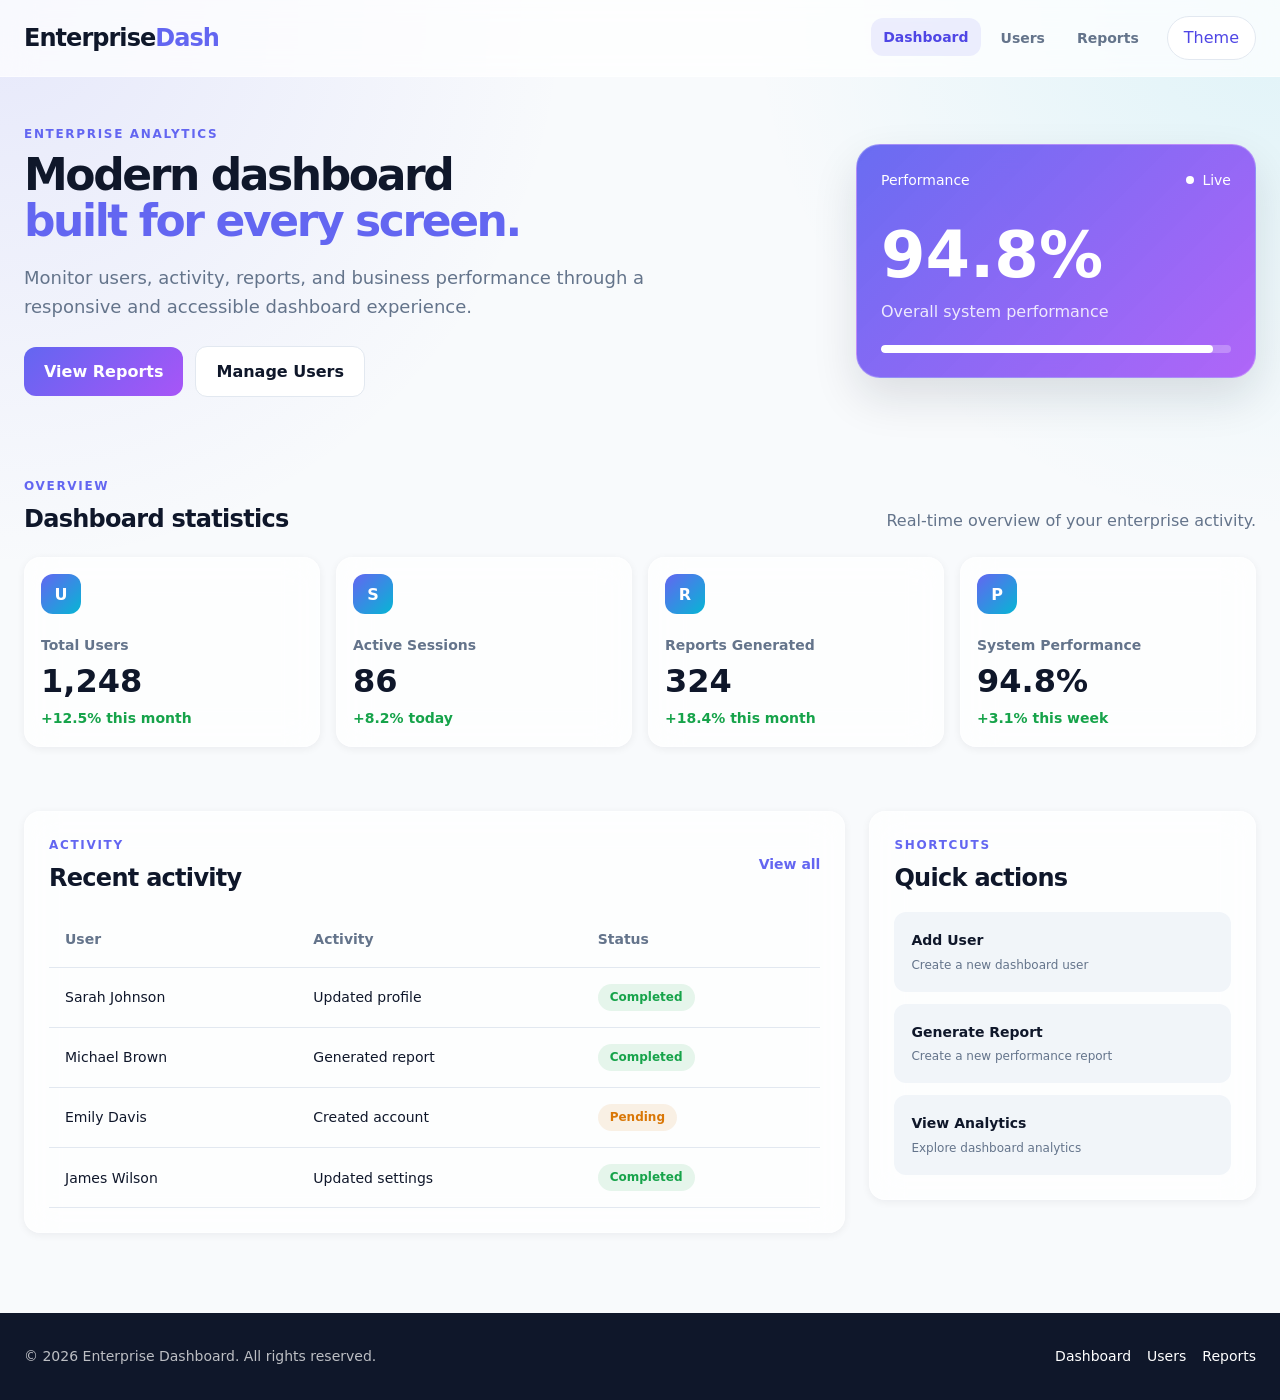
<file: index.html>
<!DOCTYPE html>
<html lang="en">

<head>
    <meta charset="UTF-8">
    <meta name="viewport" content="width=device-width, initial-scale=1.0">

    <meta
        name="description"
        content="Responsive enterprise dashboard built with modern CSS design tokens, Grid and Flexbox."
    >

    <title>Responsive Enterprise Dashboard</title>

    <link rel="stylesheet" href="css/styles.css">
</head>

<body>

    <header class="site-header">
        <div class="container header-content">

            <a class="brand" href="index.html">
                Enterprise<span>Dash</span>
            </a>

            <nav class="main-navigation" aria-label="Primary navigation">
                <a class="active" href="index.html">Dashboard</a>
                <a href="pages/users.html">Users</a>
                <a href="pages/reports.html">Reports</a>
            </nav>

            <button
                class="theme-toggle"
                type="button"
                aria-label="Toggle color theme"
            >
                Theme
            </button>

        </div>
    </header>

    <main>

        <section class="hero-section">
            <div class="container hero-content">

                <div class="hero-text">
                    <p class="eyebrow">ENTERPRISE ANALYTICS</p>

                    <h1>
                        Modern dashboard
                        <span>built for every screen.</span>
                    </h1>

                    <p class="hero-description">
                        Monitor users, activity, reports, and business performance
                        through a responsive and accessible dashboard experience.
                    </p>

                    <div class="hero-actions">
                        <a class="button primary-button" href="pages/reports.html">
                            View Reports
                        </a>

                        <a class="button secondary-button" href="pages/users.html">
                            Manage Users
                        </a>
                    </div>
                </div>

                <div class="hero-card" aria-label="Dashboard performance summary">
                    <div class="hero-card-header">
                        <span>Performance</span>
                        <span class="status-dot">Live</span>
                    </div>

                    <strong>94.8%</strong>

                    <p>Overall system performance</p>

                    <div class="progress-track">
                        <div class="progress-bar"></div>
                    </div>
                </div>

            </div>
        </section>

        <section class="dashboard-section" aria-labelledby="overview-title">
            <div class="container">

                <div class="section-heading">
                    <div>
                        <p class="eyebrow">OVERVIEW</p>
                        <h2 id="overview-title">Dashboard statistics</h2>
                    </div>

                    <p class="section-description">
                        Real-time overview of your enterprise activity.
                    </p>
                </div>

                <div class="stats-grid">

                    <article class="stat-card">
                        <div class="stat-icon">U</div>
                        <p>Total Users</p>
                        <h3>1,248</h3>
                        <span class="positive">+12.5% this month</span>
                    </article>

                    <article class="stat-card">
                        <div class="stat-icon">S</div>
                        <p>Active Sessions</p>
                        <h3>86</h3>
                        <span class="positive">+8.2% today</span>
                    </article>

                    <article class="stat-card">
                        <div class="stat-icon">R</div>
                        <p>Reports Generated</p>
                        <h3>324</h3>
                        <span class="positive">+18.4% this month</span>
                    </article>

                    <article class="stat-card">
                        <div class="stat-icon">P</div>
                        <p>System Performance</p>
                        <h3>94.8%</h3>
                        <span class="positive">+3.1% this week</span>
                    </article>

                </div>
            </div>
        </section>

        <section class="content-section" aria-labelledby="activity-title">
            <div class="container content-grid">

                <div class="panel activity-panel">

                    <div class="panel-header">
                        <div>
                            <p class="eyebrow">ACTIVITY</p>
                            <h2 id="activity-title">Recent activity</h2>
                        </div>

                        <a href="pages/users.html">View all</a>
                    </div>

                    <div class="table-wrapper">
                        <table>
                            <caption>Recent enterprise user activity</caption>

                            <thead>
                                <tr>
                                    <th scope="col">User</th>
                                    <th scope="col">Activity</th>
                                    <th scope="col">Status</th>
                                </tr>
                            </thead>

                            <tbody>
                                <tr>
                                    <td>Sarah Johnson</td>
                                    <td>Updated profile</td>
                                    <td>
                                        <span class="badge success">Completed</span>
                                    </td>
                                </tr>

                                <tr>
                                    <td>Michael Brown</td>
                                    <td>Generated report</td>
                                    <td>
                                        <span class="badge success">Completed</span>
                                    </td>
                                </tr>

                                <tr>
                                    <td>Emily Davis</td>
                                    <td>Created account</td>
                                    <td>
                                        <span class="badge pending">Pending</span>
                                    </td>
                                </tr>

                                <tr>
                                    <td>James Wilson</td>
                                    <td>Updated settings</td>
                                    <td>
                                        <span class="badge success">Completed</span>
                                    </td>
                                </tr>
                            </tbody>
                        </table>
                    </div>

                </div>

                <aside class="panel quick-panel" aria-labelledby="quick-title">

                    <p class="eyebrow">SHORTCUTS</p>

                    <h2 id="quick-title">Quick actions</h2>

                    <div class="quick-actions">

                        <a href="pages/users.html" class="quick-action">
                            <strong>Add User</strong>
                            <span>Create a new dashboard user</span>
                        </a>

                        <a href="pages/reports.html" class="quick-action">
                            <strong>Generate Report</strong>
                            <span>Create a new performance report</span>
                        </a>

                        <a href="pages/dashboard.html" class="quick-action">
                            <strong>View Analytics</strong>
                            <span>Explore dashboard analytics</span>
                        </a>

                    </div>

                </aside>

            </div>
        </section>

    </main>

    <footer class="site-footer">
        <div class="container footer-content">

            <p>
                &copy; 2026 Enterprise Dashboard. All rights reserved.
            </p>

            <nav aria-label="Footer navigation">
                <a href="index.html">Dashboard</a>
                <a href="pages/users.html">Users</a>
                <a href="pages/reports.html">Reports</a>
            </nav>

        </div>
    </footer>

</body>

</html>
</file>
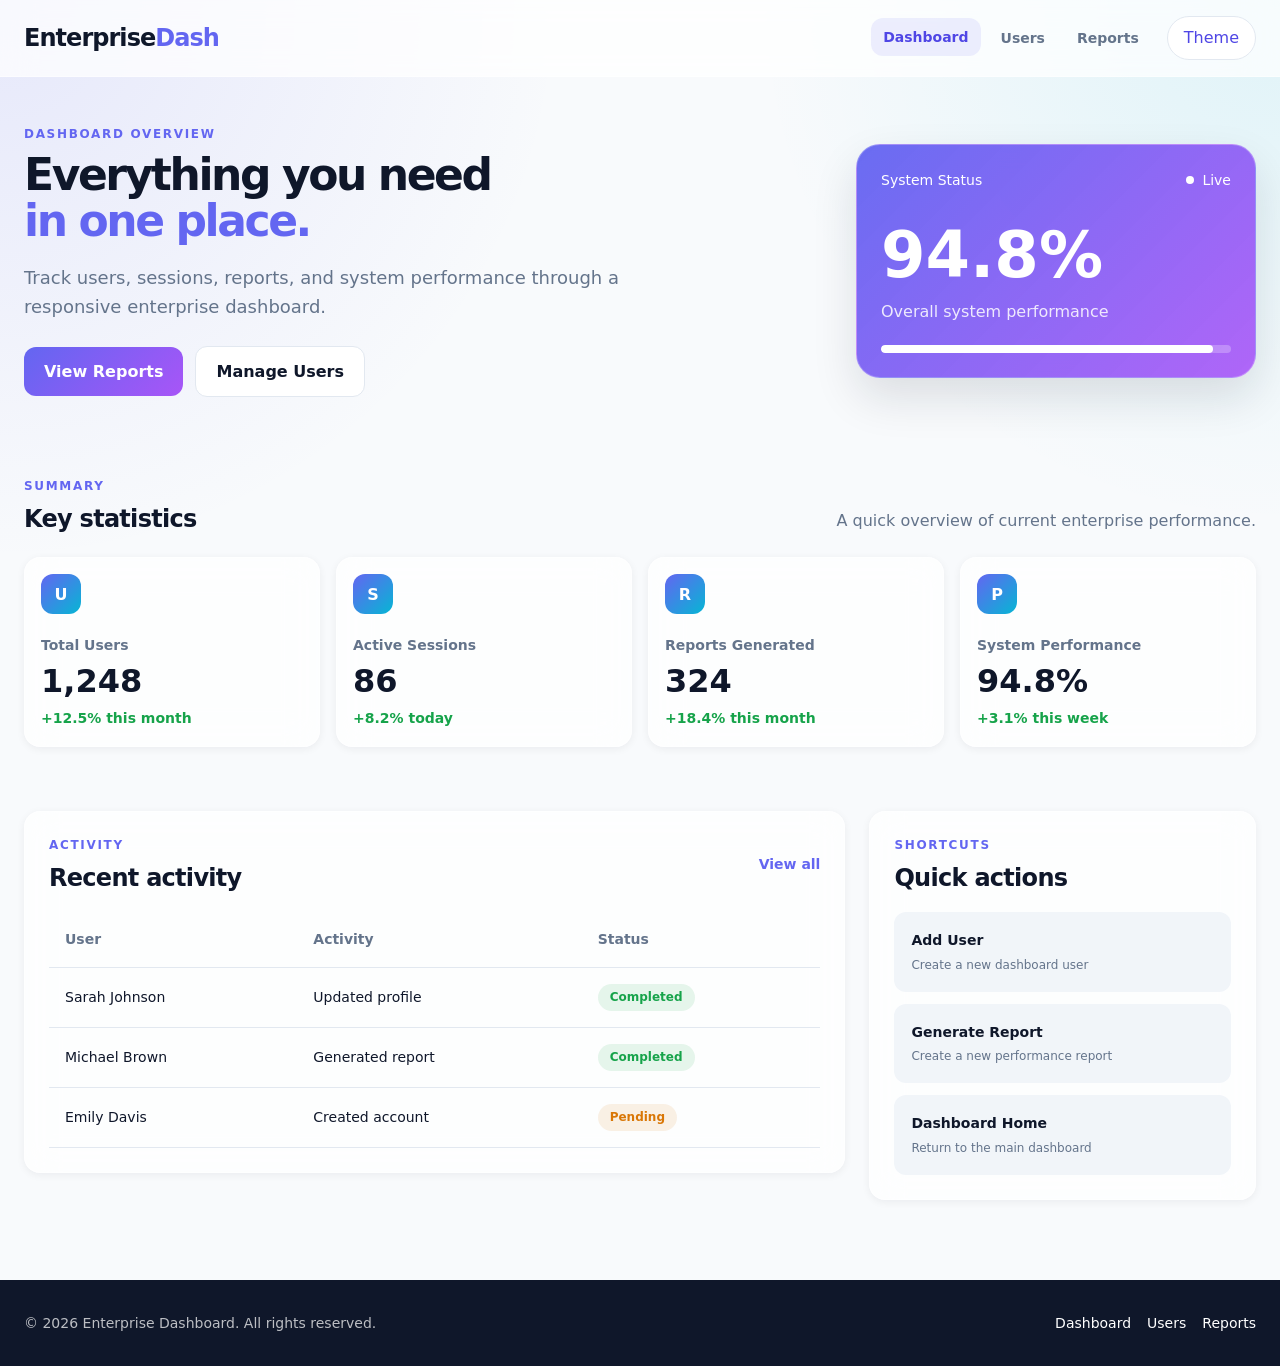
<file: pages/dashboard.html>
<!DOCTYPE html>
<html lang="en">

<head>
    <meta charset="UTF-8">
    <meta name="viewport" content="width=device-width, initial-scale=1.0">

    <meta
        name="description"
        content="Responsive enterprise dashboard overview with modern CSS architecture."
    >

    <title>Dashboard Overview</title>

    <link rel="stylesheet" href="../css/styles.css">
</head>

<body>

    <header class="site-header">
        <div class="container header-content">

            <a class="brand" href="../index.html">
                Enterprise<span>Dash</span>
            </a>

            <nav class="main-navigation" aria-label="Primary navigation">
                <a class="active" href="dashboard.html">Dashboard</a>
                <a href="users.html">Users</a>
                <a href="reports.html">Reports</a>
            </nav>

            <button
                class="theme-toggle"
                type="button"
                aria-label="Toggle color theme"
            >
                Theme
            </button>

        </div>
    </header>

    <main>

        <section class="hero-section">
            <div class="container hero-content">

                <div class="hero-text">
                    <p class="eyebrow">DASHBOARD OVERVIEW</p>

                    <h1>
                        Everything you need
                        <span>in one place.</span>
                    </h1>

                    <p class="hero-description">
                        Track users, sessions, reports, and system performance
                        through a responsive enterprise dashboard.
                    </p>

                    <div class="hero-actions">
                        <a class="button primary-button" href="reports.html">
                            View Reports
                        </a>

                        <a class="button secondary-button" href="users.html">
                            Manage Users
                        </a>
                    </div>
                </div>

                <div class="hero-card">
                    <div class="hero-card-header">
                        <span>System Status</span>
                        <span class="status-dot">Live</span>
                    </div>

                    <strong>94.8%</strong>

                    <p>Overall system performance</p>

                    <div class="progress-track">
                        <div class="progress-bar"></div>
                    </div>
                </div>

            </div>
        </section>

        <section class="dashboard-section" aria-labelledby="summary-title">
            <div class="container">

                <div class="section-heading">
                    <div>
                        <p class="eyebrow">SUMMARY</p>
                        <h2 id="summary-title">Key statistics</h2>
                    </div>

                    <p class="section-description">
                        A quick overview of current enterprise performance.
                    </p>
                </div>

                <div class="stats-grid">

                    <article class="stat-card">
                        <div class="stat-icon">U</div>
                        <p>Total Users</p>
                        <h3>1,248</h3>
                        <span class="positive">+12.5% this month</span>
                    </article>

                    <article class="stat-card">
                        <div class="stat-icon">S</div>
                        <p>Active Sessions</p>
                        <h3>86</h3>
                        <span class="positive">+8.2% today</span>
                    </article>

                    <article class="stat-card">
                        <div class="stat-icon">R</div>
                        <p>Reports Generated</p>
                        <h3>324</h3>
                        <span class="positive">+18.4% this month</span>
                    </article>

                    <article class="stat-card">
                        <div class="stat-icon">P</div>
                        <p>System Performance</p>
                        <h3>94.8%</h3>
                        <span class="positive">+3.1% this week</span>
                    </article>

                </div>

            </div>
        </section>

        <section class="content-section" aria-labelledby="activity-title">
            <div class="container content-grid">

                <div class="panel activity-panel">

                    <div class="panel-header">
                        <div>
                            <p class="eyebrow">ACTIVITY</p>
                            <h2 id="activity-title">Recent activity</h2>
                        </div>

                        <a href="users.html">View all</a>
                    </div>

                    <div class="table-wrapper">
                        <table>
                            <caption>Recent enterprise user activity</caption>

                            <thead>
                                <tr>
                                    <th scope="col">User</th>
                                    <th scope="col">Activity</th>
                                    <th scope="col">Status</th>
                                </tr>
                            </thead>

                            <tbody>
                                <tr>
                                    <td>Sarah Johnson</td>
                                    <td>Updated profile</td>
                                    <td>
                                        <span class="badge success">
                                            Completed
                                        </span>
                                    </td>
                                </tr>

                                <tr>
                                    <td>Michael Brown</td>
                                    <td>Generated report</td>
                                    <td>
                                        <span class="badge success">
                                            Completed
                                        </span>
                                    </td>
                                </tr>

                                <tr>
                                    <td>Emily Davis</td>
                                    <td>Created account</td>
                                    <td>
                                        <span class="badge pending">
                                            Pending
                                        </span>
                                    </td>
                                </tr>
                            </tbody>
                        </table>
                    </div>

                </div>

                <aside class="panel quick-panel" aria-labelledby="quick-title">

                    <p class="eyebrow">SHORTCUTS</p>

                    <h2 id="quick-title">Quick actions</h2>

                    <div class="quick-actions">

                        <a href="users.html" class="quick-action">
                            <strong>Add User</strong>
                            <span>Create a new dashboard user</span>
                        </a>

                        <a href="reports.html" class="quick-action">
                            <strong>Generate Report</strong>
                            <span>Create a new performance report</span>
                        </a>

                        <a href="../index.html" class="quick-action">
                            <strong>Dashboard Home</strong>
                            <span>Return to the main dashboard</span>
                        </a>

                    </div>

                </aside>

            </div>
        </section>

    </main>

    <footer class="site-footer">
        <div class="container footer-content">

            <p>
                &copy; 2026 Enterprise Dashboard. All rights reserved.
            </p>

            <nav aria-label="Footer navigation">
                <a href="../index.html">Dashboard</a>
                <a href="users.html">Users</a>
                <a href="reports.html">Reports</a>
            </nav>

        </div>
    </footer>

</body>
</html>
</file>
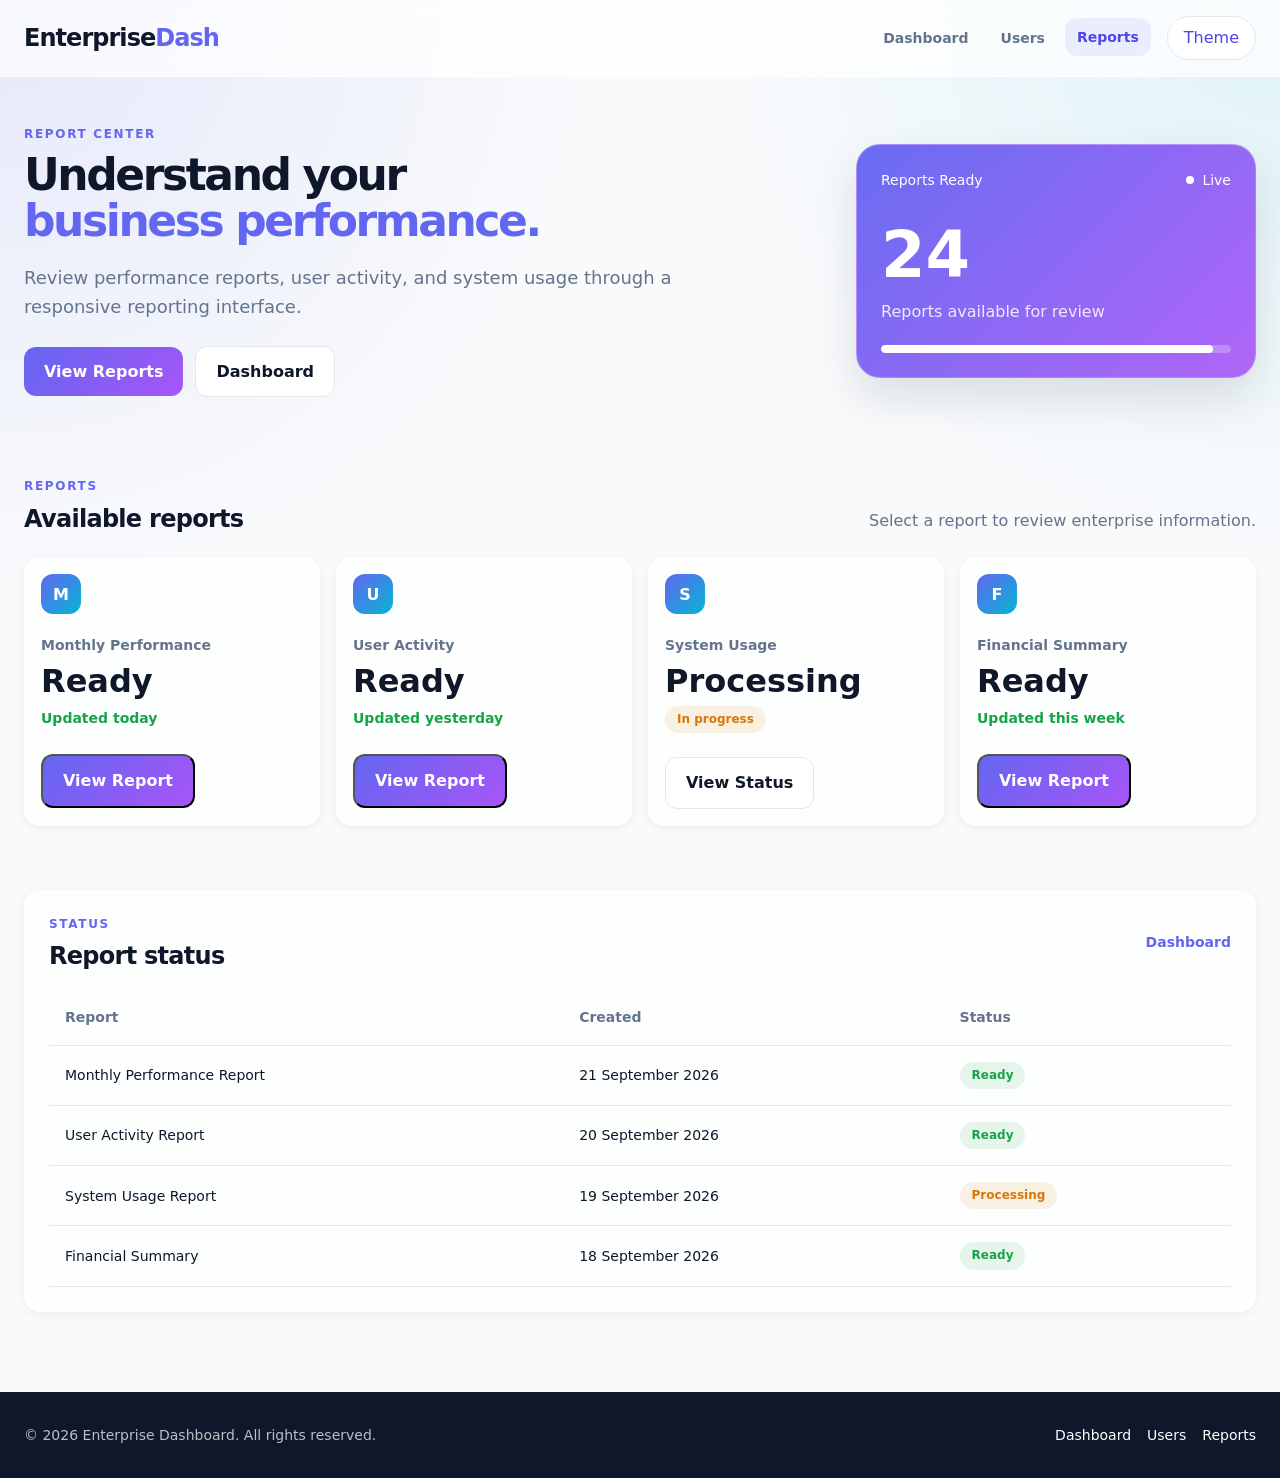
<file: pages/reports.html>
<!DOCTYPE html>
<html lang="en">

<head>
    <meta charset="UTF-8">
    <meta name="viewport" content="width=device-width, initial-scale=1.0">

    <meta
        name="description"
        content="Responsive enterprise reports page with modern CSS architecture."
    >

    <title>Enterprise Reports</title>

    <link rel="stylesheet" href="../css/styles.css">
</head>

<body>

    <header class="site-header">
        <div class="container header-content">

            <a class="brand" href="../index.html">
                Enterprise<span>Dash</span>
            </a>

            <nav class="main-navigation" aria-label="Primary navigation">
                <a href="../index.html">Dashboard</a>
                <a href="users.html">Users</a>
                <a class="active" href="reports.html">Reports</a>
            </nav>

            <button
                class="theme-toggle"
                type="button"
                aria-label="Toggle color theme"
            >
                Theme
            </button>

        </div>
    </header>

    <main>

        <section class="hero-section">
            <div class="container hero-content">

                <div class="hero-text">
                    <p class="eyebrow">REPORT CENTER</p>

                    <h1>
                        Understand your
                        <span>business performance.</span>
                    </h1>

                    <p class="hero-description">
                        Review performance reports, user activity, and system
                        usage through a responsive reporting interface.
                    </p>

                    <div class="hero-actions">
                        <a class="button primary-button" href="#reports">
                            View Reports
                        </a>

                        <a class="button secondary-button" href="../index.html">
                            Dashboard
                        </a>
                    </div>
                </div>

                <div class="hero-card">
                    <div class="hero-card-header">
                        <span>Reports Ready</span>
                        <span class="status-dot">Live</span>
                    </div>

                    <strong>24</strong>

                    <p>Reports available for review</p>

                    <div class="progress-track">
                        <div class="progress-bar"></div>
                    </div>
                </div>

            </div>
        </section>

        <section class="dashboard-section" id="reports" aria-labelledby="available-reports-title">
            <div class="container">

                <div class="section-heading">
                    <div>
                        <p class="eyebrow">REPORTS</p>
                        <h2 id="available-reports-title">
                            Available reports
                        </h2>
                    </div>

                    <p class="section-description">
                        Select a report to review enterprise information.
                    </p>
                </div>

                <div class="stats-grid">

                    <article class="stat-card">
                        <div class="stat-icon">M</div>

                        <p>Monthly Performance</p>

                        <h3>Ready</h3>

                        <span class="positive">
                            Updated today
                        </span>

                        <div class="hero-actions">
                            <button
                                class="button primary-button"
                                type="button"
                            >
                                View Report
                            </button>
                        </div>
                    </article>

                    <article class="stat-card">
                        <div class="stat-icon">U</div>

                        <p>User Activity</p>

                        <h3>Ready</h3>

                        <span class="positive">
                            Updated yesterday
                        </span>

                        <div class="hero-actions">
                            <button
                                class="button primary-button"
                                type="button"
                            >
                                View Report
                            </button>
                        </div>
                    </article>

                    <article class="stat-card">
                        <div class="stat-icon">S</div>

                        <p>System Usage</p>

                        <h3>Processing</h3>

                        <span class="badge pending">
                            In progress
                        </span>

                        <div class="hero-actions">
                            <button
                                class="button secondary-button"
                                type="button"
                            >
                                View Status
                            </button>
                        </div>
                    </article>

                    <article class="stat-card">
                        <div class="stat-icon">F</div>

                        <p>Financial Summary</p>

                        <h3>Ready</h3>

                        <span class="positive">
                            Updated this week
                        </span>

                        <div class="hero-actions">
                            <button
                                class="button primary-button"
                                type="button"
                            >
                                View Report
                            </button>
                        </div>
                    </article>

                </div>

            </div>
        </section>

        <section class="content-section" aria-labelledby="status-title">
            <div class="container">

                <div class="panel">

                    <div class="panel-header">
                        <div>
                            <p class="eyebrow">STATUS</p>
                            <h2 id="status-title">Report status</h2>
                        </div>

                        <a href="../index.html">Dashboard</a>
                    </div>

                    <div class="table-wrapper">
                        <table>
                            <caption>Enterprise report status</caption>

                            <thead>
                                <tr>
                                    <th scope="col">Report</th>
                                    <th scope="col">Created</th>
                                    <th scope="col">Status</th>
                                </tr>
                            </thead>

                            <tbody>
                                <tr>
                                    <td>Monthly Performance Report</td>
                                    <td>21 September 2026</td>
                                    <td>
                                        <span class="badge success">
                                            Ready
                                        </span>
                                    </td>
                                </tr>

                                <tr>
                                    <td>User Activity Report</td>
                                    <td>20 September 2026</td>
                                    <td>
                                        <span class="badge success">
                                            Ready
                                        </span>
                                    </td>
                                </tr>

                                <tr>
                                    <td>System Usage Report</td>
                                    <td>19 September 2026</td>
                                    <td>
                                        <span class="badge pending">
                                            Processing
                                        </span>
                                    </td>
                                </tr>

                                <tr>
                                    <td>Financial Summary</td>
                                    <td>18 September 2026</td>
                                    <td>
                                        <span class="badge success">
                                            Ready
                                        </span>
                                    </td>
                                </tr>
                            </tbody>
                        </table>
                    </div>

                </div>

            </div>
        </section>

    </main>

    <footer class="site-footer">
        <div class="container footer-content">

            <p>
                &copy; 2026 Enterprise Dashboard. All rights reserved.
            </p>

            <nav aria-label="Footer navigation">
                <a href="../index.html">Dashboard</a>
                <a href="users.html">Users</a>
                <a href="reports.html">Reports</a>
            </nav>

        </div>
    </footer>

</body>
</html>
</file>
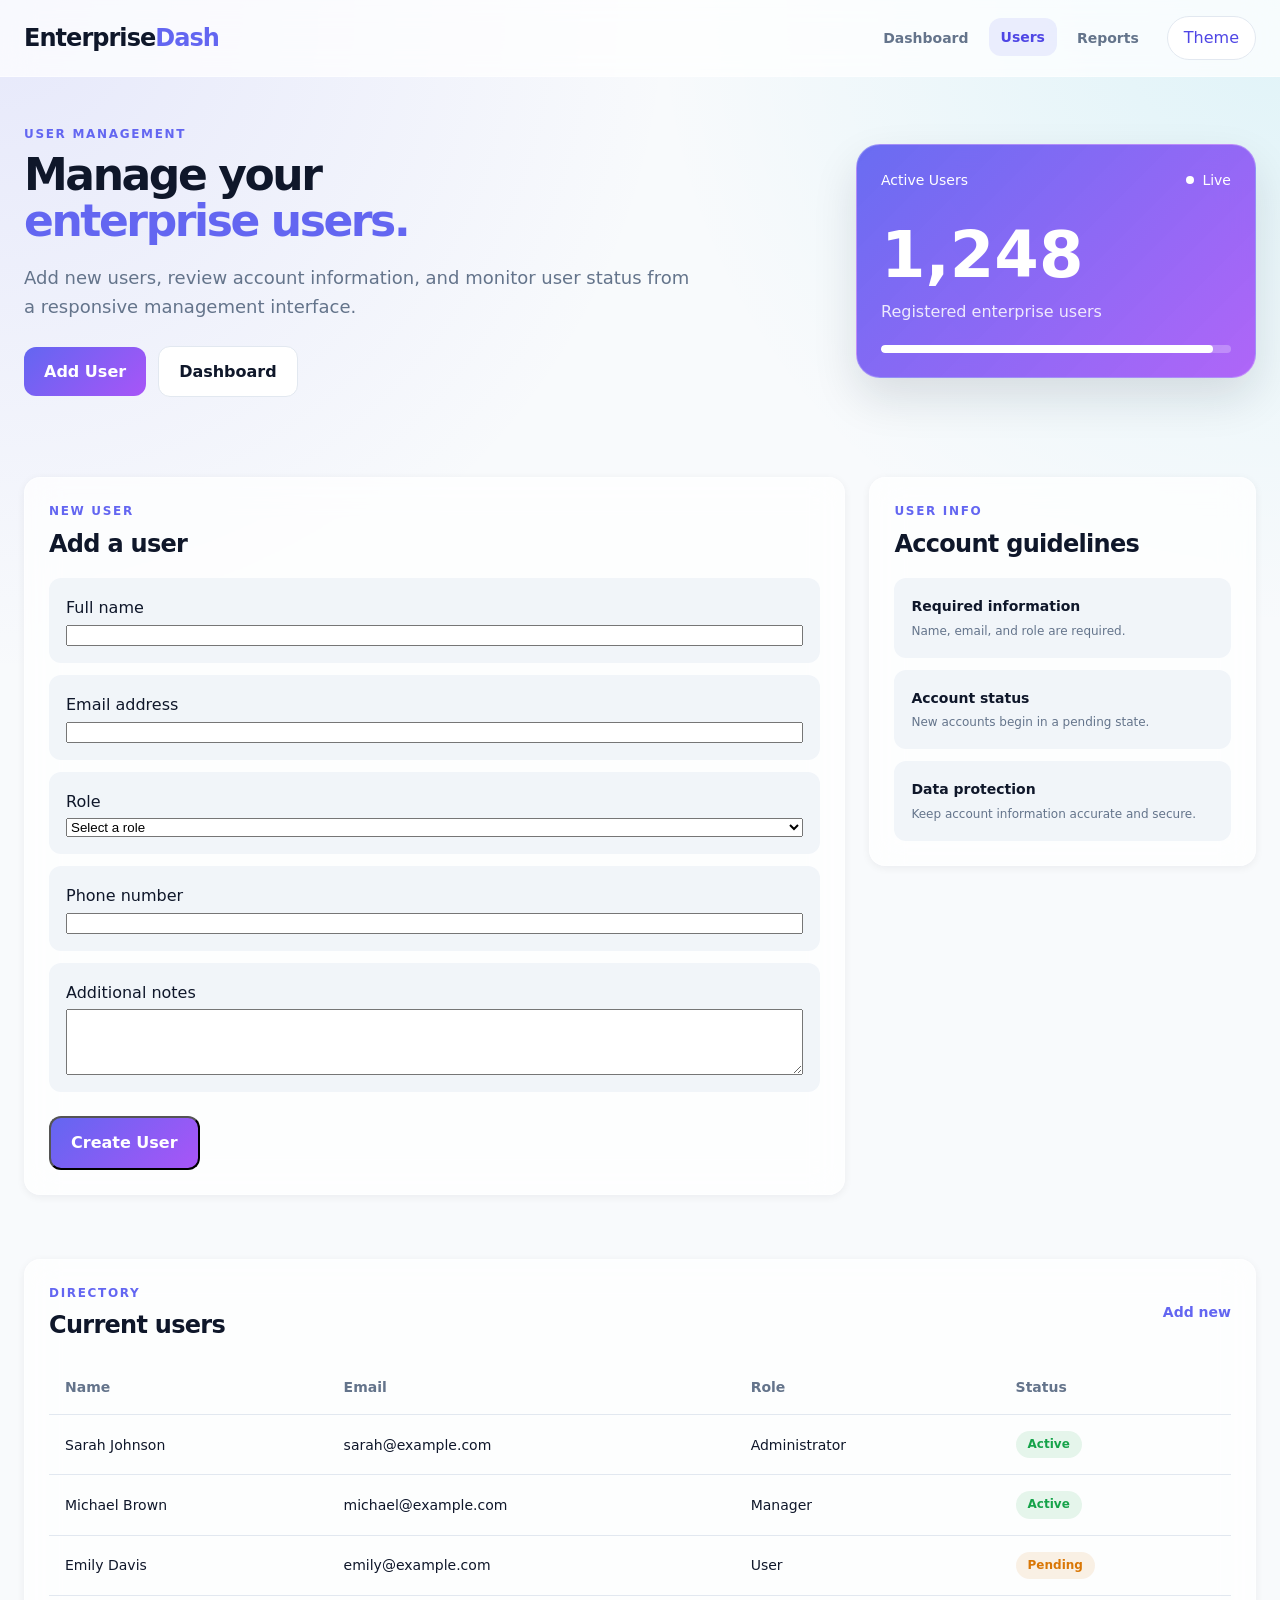
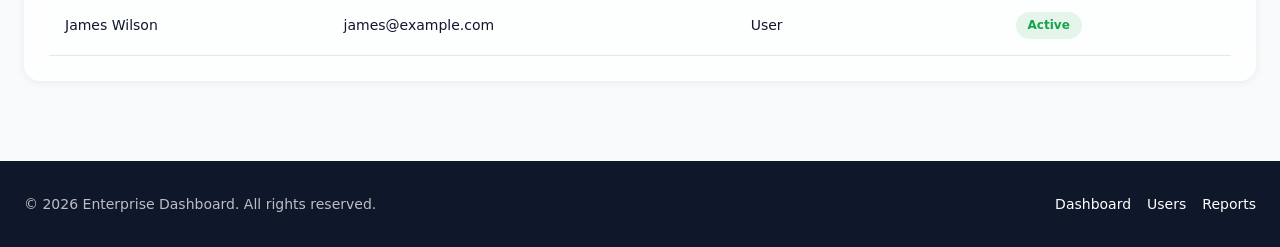
<file: pages/users.html>
<!DOCTYPE html>
<html lang="en">

<head>
    <meta charset="UTF-8">
    <meta name="viewport" content="width=device-width, initial-scale=1.0">

    <meta
        name="description"
        content="Responsive enterprise user management page with modern CSS architecture."
    >

    <title>User Management</title>

    <link rel="stylesheet" href="../css/styles.css">
</head>

<body>

    <header class="site-header">
        <div class="container header-content">

            <a class="brand" href="../index.html">
                Enterprise<span>Dash</span>
            </a>

            <nav class="main-navigation" aria-label="Primary navigation">
                <a href="../index.html">Dashboard</a>
                <a class="active" href="users.html">Users</a>
                <a href="reports.html">Reports</a>
            </nav>

            <button
                class="theme-toggle"
                type="button"
                aria-label="Toggle color theme"
            >
                Theme
            </button>

        </div>
    </header>

    <main>

        <section class="hero-section">
            <div class="container hero-content">

                <div class="hero-text">
                    <p class="eyebrow">USER MANAGEMENT</p>

                    <h1>
                        Manage your
                        <span>enterprise users.</span>
                    </h1>

                    <p class="hero-description">
                        Add new users, review account information, and monitor
                        user status from a responsive management interface.
                    </p>

                    <div class="hero-actions">
                        <a class="button primary-button" href="#add-user">
                            Add User
                        </a>

                        <a class="button secondary-button" href="../index.html">
                            Dashboard
                        </a>
                    </div>
                </div>

                <div class="hero-card">
                    <div class="hero-card-header">
                        <span>Active Users</span>
                        <span class="status-dot">Live</span>
                    </div>

                    <strong>1,248</strong>

                    <p>Registered enterprise users</p>

                    <div class="progress-track">
                        <div class="progress-bar"></div>
                    </div>
                </div>

            </div>
        </section>

        <section class="dashboard-section" id="add-user" aria-labelledby="form-title">
            <div class="container content-grid">

                <div class="panel">
                    <div class="panel-header">
                        <div>
                            <p class="eyebrow">NEW USER</p>
                            <h2 id="form-title">Add a user</h2>
                        </div>
                    </div>

                    <form action="#" method="post">

                        <div class="quick-actions">

                            <div class="quick-action">
                                <label for="full-name">
                                    Full name
                                </label>

                                <input
                                    type="text"
                                    id="full-name"
                                    name="full-name"
                                    autocomplete="name"
                                    required
                                >
                            </div>

                            <div class="quick-action">
                                <label for="email">
                                    Email address
                                </label>

                                <input
                                    type="email"
                                    id="email"
                                    name="email"
                                    autocomplete="email"
                                    required
                                >
                            </div>

                            <div class="quick-action">
                                <label for="role">
                                    Role
                                </label>

                                <select
                                    id="role"
                                    name="role"
                                    required
                                >
                                    <option value="">
                                        Select a role
                                    </option>

                                    <option value="administrator">
                                        Administrator
                                    </option>

                                    <option value="manager">
                                        Manager
                                    </option>

                                    <option value="user">
                                        User
                                    </option>
                                </select>
                            </div>

                            <div class="quick-action">
                                <label for="phone">
                                    Phone number
                                </label>

                                <input
                                    type="tel"
                                    id="phone"
                                    name="phone"
                                    autocomplete="tel"
                                >
                            </div>

                            <div class="quick-action">
                                <label for="notes">
                                    Additional notes
                                </label>

                                <textarea
                                    id="notes"
                                    name="notes"
                                    rows="4"
                                    maxlength="500"
                                ></textarea>
                            </div>

                        </div>

                        <div class="hero-actions">
                            <button
                                class="button primary-button"
                                type="submit"
                            >
                                Create User
                            </button>
                        </div>

                    </form>
                </div>

                <aside class="panel quick-panel" aria-labelledby="user-help-title">

                    <p class="eyebrow">USER INFO</p>

                    <h2 id="user-help-title">Account guidelines</h2>

                    <div class="quick-actions">

                        <div class="quick-action">
                            <strong>Required information</strong>
                            <span>
                                Name, email, and role are required.
                            </span>
                        </div>

                        <div class="quick-action">
                            <strong>Account status</strong>
                            <span>
                                New accounts begin in a pending state.
                            </span>
                        </div>

                        <div class="quick-action">
                            <strong>Data protection</strong>
                            <span>
                                Keep account information accurate and secure.
                            </span>
                        </div>

                    </div>

                </aside>

            </div>
        </section>

        <section class="content-section" aria-labelledby="users-title">
            <div class="container">

                <div class="panel">

                    <div class="panel-header">
                        <div>
                            <p class="eyebrow">DIRECTORY</p>
                            <h2 id="users-title">Current users</h2>
                        </div>

                        <a href="#add-user">Add new</a>
                    </div>

                    <div class="table-wrapper">
                        <table>
                            <caption>Current enterprise users</caption>

                            <thead>
                                <tr>
                                    <th scope="col">Name</th>
                                    <th scope="col">Email</th>
                                    <th scope="col">Role</th>
                                    <th scope="col">Status</th>
                                </tr>
                            </thead>

                            <tbody>
                                <tr>
                                    <td>Sarah Johnson</td>
                                    <td>sarah@example.com</td>
                                    <td>Administrator</td>
                                    <td>
                                        <span class="badge success">
                                            Active
                                        </span>
                                    </td>
                                </tr>

                                <tr>
                                    <td>Michael Brown</td>
                                    <td>michael@example.com</td>
                                    <td>Manager</td>
                                    <td>
                                        <span class="badge success">
                                            Active
                                        </span>
                                    </td>
                                </tr>

                                <tr>
                                    <td>Emily Davis</td>
                                    <td>emily@example.com</td>
                                    <td>User</td>
                                    <td>
                                        <span class="badge pending">
                                            Pending
                                        </span>
                                    </td>
                                </tr>

                                <tr>
                                    <td>James Wilson</td>
                                    <td>james@example.com</td>
                                    <td>User</td>
                                    <td>
                                        <span class="badge success">
                                            Active
                                        </span>
                                    </td>
                                </tr>
                            </tbody>
                        </table>
                    </div>

                </div>

            </div>
        </section>

    </main>

    <footer class="site-footer">
        <div class="container footer-content">

            <p>
                &copy; 2026 Enterprise Dashboard. All rights reserved.
            </p>

            <nav aria-label="Footer navigation">
                <a href="../index.html">Dashboard</a>
                <a href="users.html">Users</a>
                <a href="reports.html">Reports</a>
            </nav>

        </div>
    </footer>

</body>
</html>
</file>
<file: css/styles.css>
:root {
    /* Design Tokens - Colors */
    --color-primary: #6366f1;
    --color-primary-dark: #4f46e5;
    --color-secondary: #06b6d4;
    --color-accent: #a855f7;

    --color-background: #f8fafc;
    --color-surface: #ffffff;
    --color-surface-soft: #f1f5f9;

    --color-text: #0f172a;
    --color-text-muted: #64748b;
    --color-border: #e2e8f0;

    --color-success: #16a34a;
    --color-warning: #d97706;

    /* Dark Theme Variables */
    --dark-background: #0f172a;
    --dark-surface: #1e293b;
    --dark-surface-soft: #334155;
    --dark-text: #f8fafc;
    --dark-text-muted: #cbd5e1;
    --dark-border: #475569;

    /* Typography Scale */
    --font-family: Inter, ui-sans-serif, system-ui, -apple-system, BlinkMacSystemFont, "Segoe UI", sans-serif;

    --font-size-xs: 0.75rem;
    --font-size-sm: 0.875rem;
    --font-size-md: 1rem;
    --font-size-lg: 1.125rem;
    --font-size-xl: 1.5rem;
    --font-size-2xl: 2rem;
    --font-size-3xl: 2.75rem;

    /* Spacing Tokens */
    --space-1: 0.25rem;
    --space-2: 0.5rem;
    --space-3: 0.75rem;
    --space-4: 1rem;
    --space-5: 1.25rem;
    --space-6: 1.5rem;
    --space-8: 2rem;
    --space-10: 2.5rem;
    --space-12: 3rem;
    --space-16: 4rem;

    /* Border Radius Tokens */
    --radius-sm: 0.375rem;
    --radius-md: 0.75rem;
    --radius-lg: 1rem;
    --radius-xl: 1.5rem;
    --radius-full: 999px;

    /* Shadow Tokens */
    --shadow-sm: 0 2px 8px rgb(15 23 42 / 0.06);
    --shadow-md: 0 8px 24px rgb(15 23 42 / 0.08);
    --shadow-lg: 0 20px 45px rgb(15 23 42 / 0.12);

    /* Glassmorphism */
    --glass-background: rgb(255 255 255 / 0.72);
    --glass-border: rgb(255 255 255 / 0.45);
    --glass-blur: 16px;

    /* Layout */
    --container-width: 1440px;
    --transition: 180ms ease;
}

* {
    box-sizing: border-box;
}

html {
    scroll-behavior: smooth;
}

body {
    margin: 0;
    min-width: 320px;
    overflow-x: hidden;

    font-family: var(--font-family);
    font-size: var(--font-size-md);
    line-height: 1.6;

    color: var(--color-text);
    background:
        radial-gradient(circle at top left, rgb(99 102 241 / 0.12), transparent 30%),
        radial-gradient(circle at top right, rgb(6 182 212 / 0.10), transparent 28%),
        var(--color-background);
}

img {
    max-width: 100%;
    height: auto;
}

a {
    color: inherit;
}

button,
a {
    -webkit-tap-highlight-color: transparent;
}

button {
    font: inherit;
}

.container {
    width: min(100% - 2rem, var(--container-width));
    margin-inline: auto;
}

/* Header */

.site-header {
    position: sticky;
    top: 0;
    z-index: 100;

    background: var(--glass-background);
    border-bottom: 1px solid var(--glass-border);

    backdrop-filter: blur(var(--glass-blur));
    -webkit-backdrop-filter: blur(var(--glass-blur));
}

.header-content {
    display: flex;
    flex-direction: column;
    align-items: stretch;
    gap: var(--space-4);

    padding-block: var(--space-4);
}

.brand {
    width: fit-content;

    font-size: var(--font-size-xl);
    font-weight: 800;
    text-decoration: none;
    letter-spacing: -0.04em;
}

.brand span {
    color: var(--color-primary);
}

.main-navigation {
    display: flex;
    flex-wrap: wrap;
    gap: var(--space-2);
}

.main-navigation a {
    padding: var(--space-2) var(--space-3);

    color: var(--color-text-muted);
    text-decoration: none;
    font-size: var(--font-size-sm);
    font-weight: 700;

    border-radius: var(--radius-md);

    transition:
        background var(--transition),
        color var(--transition),
        transform var(--transition);
}

.main-navigation a:hover,
.main-navigation a:focus-visible,
.main-navigation a.active {
    color: var(--color-primary-dark);
    background: rgb(99 102 241 / 0.10);
    transform: translateY(-1px);
}

.theme-toggle {
    align-self: flex-start;

    padding: var(--space-2) var(--space-4);

    color: var(--color-primary-dark);
    background: var(--color-surface);
    border: 1px solid var(--color-border);
    border-radius: var(--radius-full);

    cursor: pointer;

    transition:
        transform var(--transition),
        box-shadow var(--transition);
}

.theme-toggle:hover {
    transform: translateY(-2px);
    box-shadow: var(--shadow-sm);
}

/* Hero */

.hero-section {
    padding-block: var(--space-10);
}

.hero-content {
    display: grid;
    gap: var(--space-8);
}

.eyebrow {
    margin: 0 0 var(--space-2);

    color: var(--color-primary);
    font-size: var(--font-size-xs);
    font-weight: 800;
    letter-spacing: 0.14em;
}

.hero-text h1 {
    max-width: 850px;
    margin: 0;

    font-size: clamp(2.25rem, 9vw, var(--font-size-3xl));
    line-height: 1.05;
    letter-spacing: -0.055em;
}

.hero-text h1 span {
    display: block;
    color: var(--color-primary);
}

.hero-description {
    max-width: 680px;
    margin: var(--space-5) 0 0;

    color: var(--color-text-muted);
    font-size: var(--font-size-lg);
}

.hero-actions {
    display: flex;
    flex-direction: column;
    align-items: stretch;
    gap: var(--space-3);

    margin-top: var(--space-6);
}

.button {
    display: inline-flex;
    align-items: center;
    justify-content: center;

    min-height: 46px;
    padding: var(--space-3) var(--space-5);

    border-radius: var(--radius-md);

    text-decoration: none;
    font-weight: 800;

    transition:
        transform var(--transition),
        box-shadow var(--transition),
        background var(--transition);
}

.button:hover,
.button:focus-visible {
    transform: translateY(-2px);
    box-shadow: var(--shadow-md);
}

.primary-button {
    color: #ffffff;
    background: linear-gradient(
        135deg,
        var(--color-primary),
        var(--color-accent)
    );
}

.secondary-button {
    color: var(--color-text);
    background: var(--color-surface);
    border: 1px solid var(--color-border);
}

.hero-card {
    padding: var(--space-6);

    background:
        linear-gradient(
            135deg,
            rgb(99 102 241 / 0.96),
            rgb(168 85 247 / 0.90)
        );

    color: #ffffff;

    border: 1px solid rgb(255 255 255 / 0.25);
    border-radius: var(--radius-xl);

    box-shadow: var(--shadow-lg);

    backdrop-filter: blur(var(--glass-blur));
    -webkit-backdrop-filter: blur(var(--glass-blur));
}

.hero-card-header {
    display: flex;
    align-items: center;
    justify-content: space-between;

    margin-bottom: var(--space-8);

    font-size: var(--font-size-sm);
}

.status-dot {
    display: inline-flex;
    align-items: center;
    gap: var(--space-2);
}

.status-dot::before {
    content: "";

    width: 8px;
    height: 8px;

    background: #ffffff;
    border-radius: var(--radius-full);
}

.hero-card strong {
    display: block;

    font-size: clamp(2.5rem, 10vw, 4rem);
    line-height: 1;
}

.hero-card p {
    margin: var(--space-3) 0 var(--space-5);
    opacity: 0.85;
}

.progress-track {
    height: 8px;

    overflow: hidden;

    background: rgb(255 255 255 / 0.25);
    border-radius: var(--radius-full);
}

.progress-bar {
    width: 94.8%;
    height: 100%;

    background: #ffffff;
    border-radius: inherit;
}

/* Sections */

.dashboard-section,
.content-section {
    padding-block: var(--space-8);
}

.section-heading {
    display: flex;
    flex-direction: column;
    gap: var(--space-3);

    margin-bottom: var(--space-6);
}

.section-heading h2,
.panel-header h2,
.quick-panel h2 {
    margin: 0;

    font-size: var(--font-size-xl);
    line-height: 1.2;
    letter-spacing: -0.03em;
}

.section-description {
    max-width: 500px;
    margin: 0;

    color: var(--color-text-muted);
}

/* Stats Grid */

.stats-grid {
    display: grid;
    grid-template-columns: 1fr;
    gap: var(--space-4);
}

.stat-card {
    padding: var(--space-5);

    background: var(--glass-background);
    border: 1px solid var(--glass-border);
    border-radius: var(--radius-lg);

    box-shadow: var(--shadow-sm);

    backdrop-filter: blur(var(--glass-blur));
    -webkit-backdrop-filter: blur(var(--glass-blur));

    transition:
        transform var(--transition),
        box-shadow var(--transition);
}

.stat-card:hover {
    transform: translateY(-4px);
    box-shadow: var(--shadow-md);
}

.stat-icon {
    display: grid;
    place-items: center;

    width: 40px;
    height: 40px;
    margin-bottom: var(--space-5);

    color: #ffffff;
    background: linear-gradient(
        135deg,
        var(--color-primary),
        var(--color-secondary)
    );

    border-radius: var(--radius-md);

    font-weight: 800;
}

.stat-card p {
    margin: 0;

    color: var(--color-text-muted);
    font-size: var(--font-size-sm);
    font-weight: 600;
}

.stat-card h3 {
    margin: var(--space-2) 0;

    font-size: var(--font-size-2xl);
    line-height: 1;
}

.positive {
    color: var(--color-success);
    font-size: var(--font-size-sm);
    font-weight: 700;
}

/* Content Grid */

.content-grid {
    display: grid;
    grid-template-columns: 1fr;
    gap: var(--space-6);
}

.panel {
    min-width: 0;

    padding: var(--space-5);

    background: var(--glass-background);
    border: 1px solid var(--glass-border);
    border-radius: var(--radius-lg);

    box-shadow: var(--shadow-sm);

    backdrop-filter: blur(var(--glass-blur));
    -webkit-backdrop-filter: blur(var(--glass-blur));
}

.panel-header {
    display: flex;
    flex-direction: column;
    gap: var(--space-3);

    margin-bottom: var(--space-5);
}

.panel-header a {
    color: var(--color-primary);
    font-size: var(--font-size-sm);
    font-weight: 800;
    text-decoration: none;
}

.panel-header a:hover,
.panel-header a:focus-visible {
    text-decoration: underline;
}

/* Table */

.table-wrapper {
    width: 100%;
    overflow-x: auto;
    -webkit-overflow-scrolling: touch;
}

table {
    width: 100%;
    min-width: 520px;

    border-collapse: collapse;
}

caption {
    position: absolute;

    width: 1px;
    height: 1px;

    padding: 0;
    margin: -1px;

    overflow: hidden;

    clip: rect(0, 0, 0, 0);

    white-space: nowrap;

    border: 0;
}

th,
td {
    padding: var(--space-4);

    border-bottom: 1px solid var(--color-border);

    text-align: left;
    font-size: var(--font-size-sm);
}

th {
    color: var(--color-text-muted);
    font-weight: 800;
}

.badge {
    display: inline-flex;

    padding: var(--space-1) var(--space-3);

    border-radius: var(--radius-full);

    font-size: var(--font-size-xs);
    font-weight: 800;
}

.badge.success {
    color: var(--color-success);
    background: rgb(22 163 74 / 0.10);
}

.badge.pending {
    color: var(--color-warning);
    background: rgb(217 119 6 / 0.10);
}

/* Quick Actions */

.quick-panel {
    height: fit-content;
}

.quick-actions {
    display: grid;
    gap: var(--space-3);

    margin-top: var(--space-5);
}

.quick-action {
    display: flex;
    flex-direction: column;
    gap: var(--space-1);

    padding: var(--space-4);

    color: var(--color-text);
    background: var(--color-surface-soft);

    border: 1px solid transparent;
    border-radius: var(--radius-md);

    text-decoration: none;

    transition:
        transform var(--transition),
        border-color var(--transition),
        background var(--transition);
}

.quick-action:hover,
.quick-action:focus-visible {
    transform: translateX(4px);

    border-color: rgb(99 102 241 / 0.25);
    background: rgb(99 102 241 / 0.08);
}

.quick-action strong {
    font-size: var(--font-size-sm);
}

.quick-action span {
    color: var(--color-text-muted);
    font-size: var(--font-size-xs);
}

/* Footer */

.site-footer {
    margin-top: var(--space-12);
    padding-block: var(--space-8);

    background: var(--color-text);
    color: #ffffff;
}

.footer-content {
    display: flex;
    flex-direction: column;
    gap: var(--space-4);
}

.footer-content p {
    margin: 0;
    color: rgb(255 255 255 / 0.72);
    font-size: var(--font-size-sm);
}

.footer-content nav {
    display: flex;
    flex-wrap: wrap;
    gap: var(--space-4);
}

.footer-content a {
    color: #ffffff;
    font-size: var(--font-size-sm);
    text-decoration: none;
}

.footer-content a:hover,
.footer-content a:focus-visible {
    text-decoration: underline;
}

/* Focus */

a:focus-visible,
button:focus-visible {
    outline: 3px solid var(--color-secondary);
    outline-offset: 3px;
}

/* 320px - Small Mobile */

@media (min-width: 320px) {
    .container {
        width: min(100% - 1.5rem, var(--container-width));
    }

    .hero-section {
        padding-block: var(--space-8);
    }

    .stat-card {
        padding: var(--space-4);
    }
}

/* 768px - Tablet */

@media (min-width: 768px) {
    .container {
        width: min(100% - 3rem, var(--container-width));
    }

    .header-content {
        flex-direction: row;
        align-items: center;
    }

    .main-navigation {
        margin-left: auto;
    }

    .theme-toggle {
        align-self: center;
    }

    .hero-section {
        padding-block: var(--space-12);
    }

    .hero-actions {
        flex-direction: row;
        align-items: center;
    }

    .button {
        width: auto;
    }

    .stats-grid {
        grid-template-columns: repeat(2, minmax(0, 1fr));
    }

    .section-heading {
        flex-direction: row;
        align-items: end;
        justify-content: space-between;
    }

    .panel {
        padding: var(--space-6);
    }

    .panel-header {
        flex-direction: row;
        align-items: center;
        justify-content: space-between;
    }

    .footer-content {
        flex-direction: row;
        align-items: center;
        justify-content: space-between;
    }
}

/* 1024px - Desktop */

@media (min-width: 1024px) {
    .hero-content {
        grid-template-columns: minmax(0, 1.6fr) minmax(280px, 0.8fr);
        align-items: center;
    }

    .stats-grid {
        grid-template-columns: repeat(4, minmax(0, 1fr));
    }

    .content-grid {
        grid-template-columns: minmax(0, 1.7fr) minmax(280px, 0.8fr);
        align-items: start;
    }
}

/* 1440px - Large Desktop */

@media (min-width: 1440px) {
    .container {
        width: min(100% - 4rem, var(--container-width));
    }

    .hero-section {
        padding-block: var(--space-16);
    }

    .dashboard-section,
    .content-section {
        padding-block: var(--space-10);
    }

    .hero-text h1 {
        font-size: 4rem;
    }

    .stats-grid {
        gap: var(--space-6);
    }

    .content-grid {
        gap: var(--space-8);
    }
}

/* Reduced Motion */

@media (prefers-reduced-motion: reduce) {
    html {
        scroll-behavior: auto;
    }

    *,
    *::before,
    *::after {
        scroll-behavior: auto !important;
        transition-duration: 0.01ms !important;
        animation-duration: 0.01ms !important;
        animation-iteration-count: 1 !important;
    }
}

/* Dark Theme Variables */

@media (prefers-color-scheme: dark) {
    :root {
        --color-background: var(--dark-background);
        --color-surface: var(--dark-surface);
        --color-surface-soft: var(--dark-surface-soft);

        --color-text: var(--dark-text);
        --color-text-muted: var(--dark-text-muted);
        --color-border: var(--dark-border);

        --glass-background: rgb(30 41 59 / 0.72);
        --glass-border: rgb(148 163 184 / 0.20);
    }

    body {
        background:
            radial-gradient(circle at top left, rgb(99 102 241 / 0.18), transparent 30%),
            radial-gradient(circle at top right, rgb(6 182 212 / 0.14), transparent 28%),
            var(--color-background);
    }

    .secondary-button {
        color: var(--dark-text);
        background: var(--dark-surface);
        border-color: var(--dark-border);
    }

    .quick-action {
        color: var(--dark-text);
    }

    .quick-action:hover,
    .quick-action:focus-visible {
        background: rgb(99 102 241 / 0.15);
    }

    th,
    td {
        border-color: var(--dark-border);
    }
}
</file>
